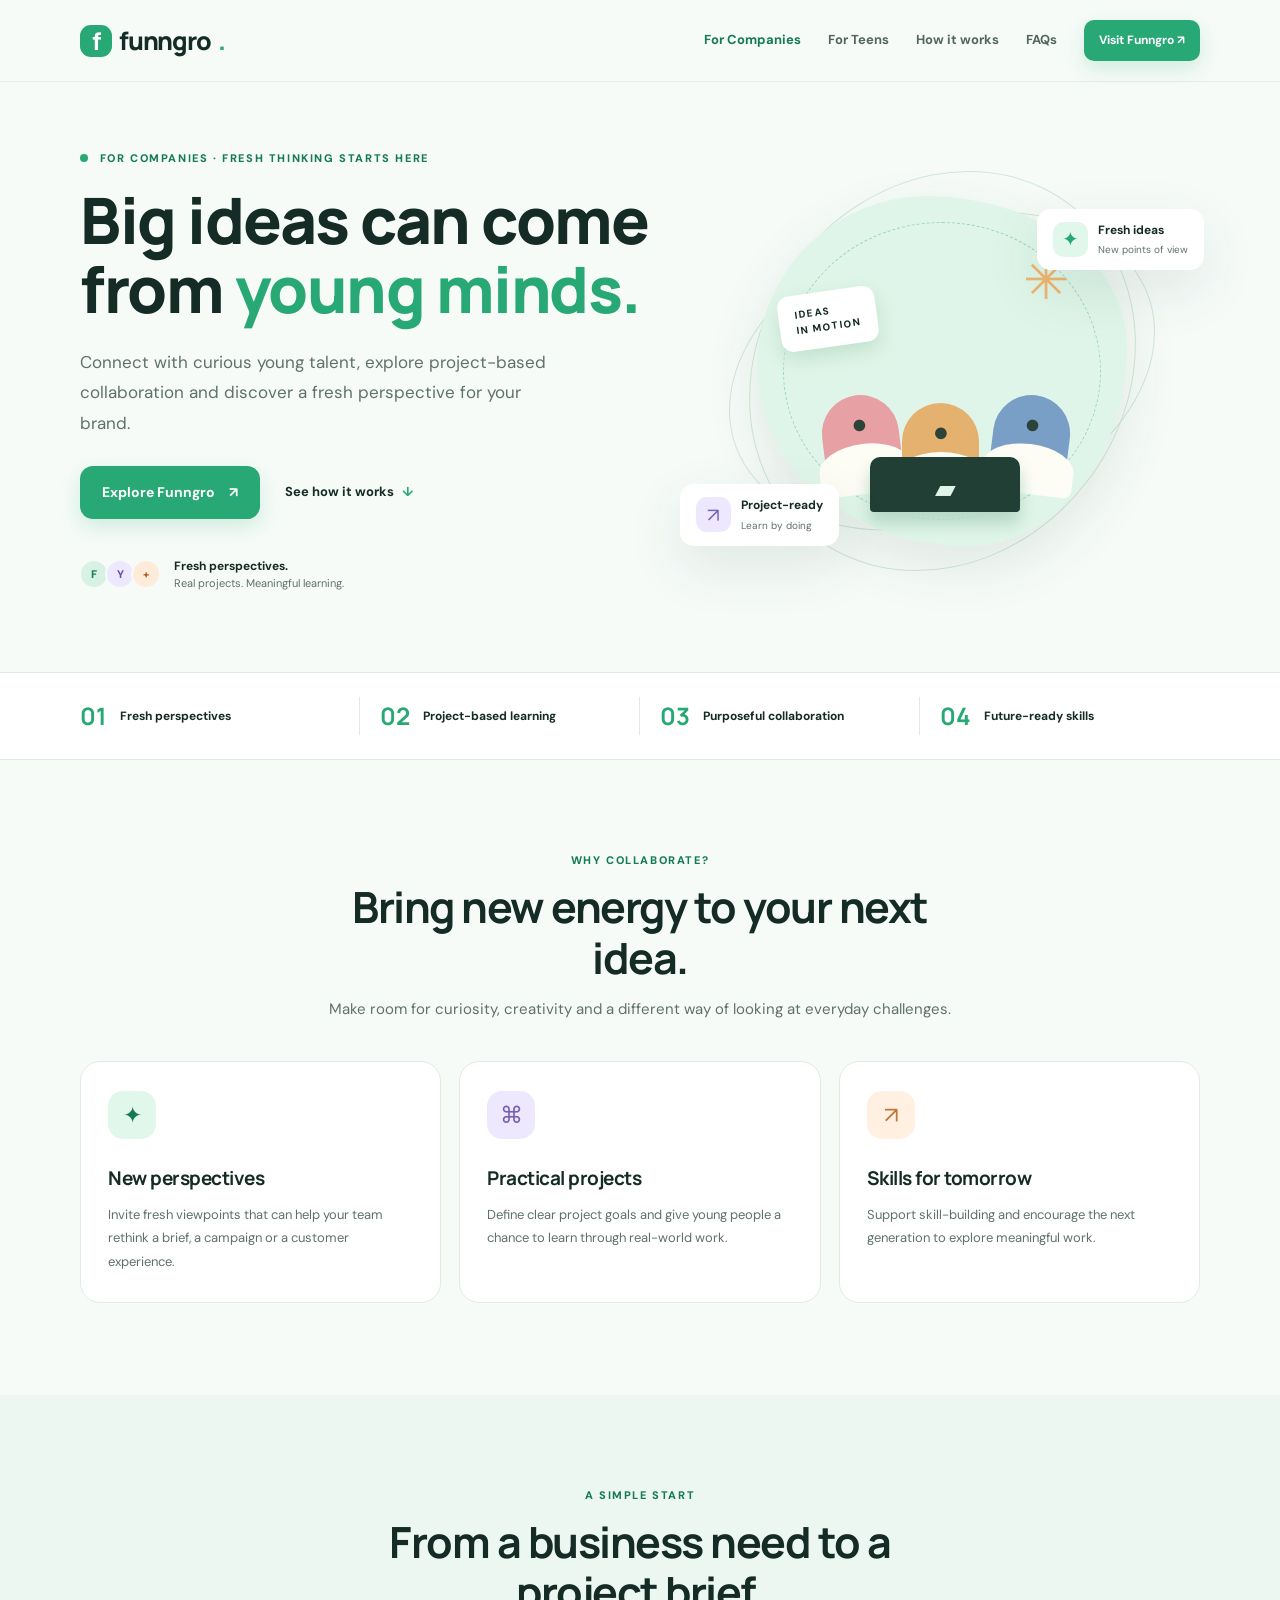
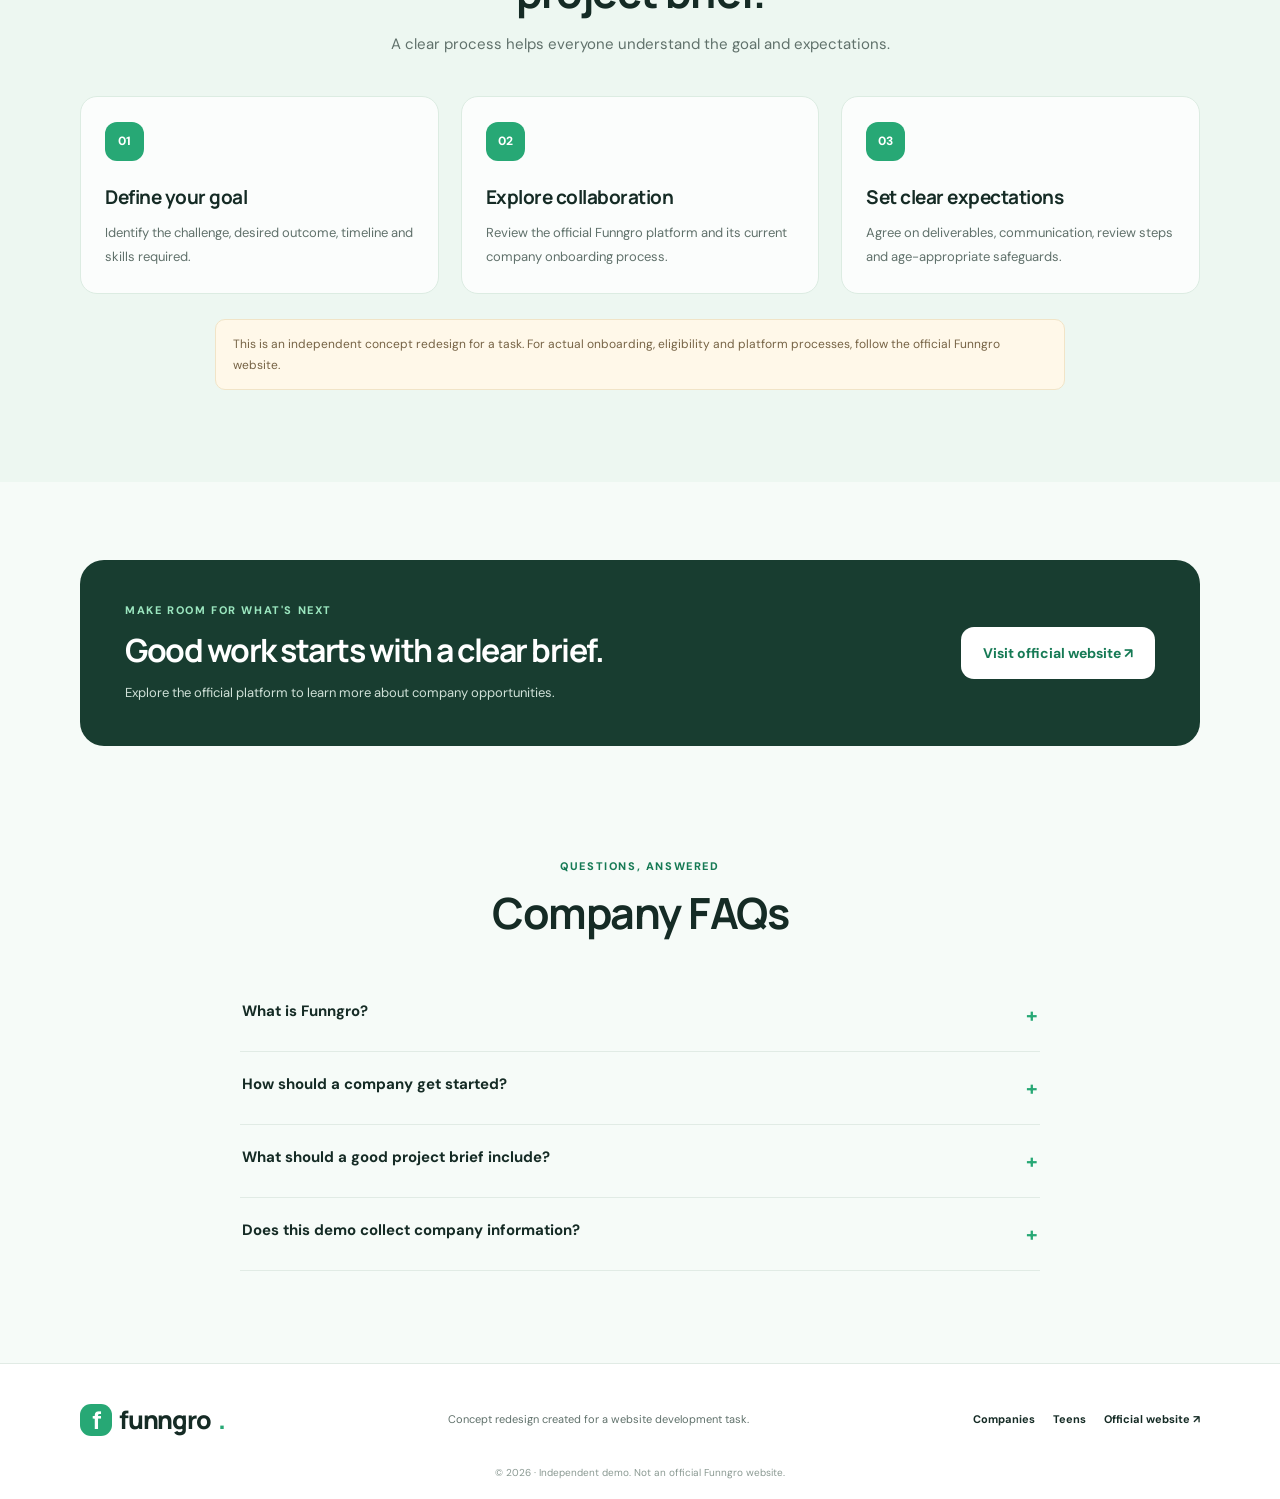
<file: index.html>
<!doctype html>
<html lang="en">
<head>
  <meta charset="utf-8">
  <meta name="viewport" content="width=device-width, initial-scale=1">
  <title>For Companies | Find Young Talent & Fresh Ideas | Funngro</title>
  <meta name="description" content="Discover how companies can connect with young talent, collaborate on projects and bring fresh ideas to their business with Funngro.">
  <meta name="robots" content="index,follow">
  <link rel="canonical" href="https://YOUR-USERNAME.github.io/funngro-website-revamp/">
  <meta property="og:type" content="website">
  <meta property="og:title" content="For Companies | Funngro">
  <meta property="og:description" content="Connect your company with curious young talent and fresh perspectives.">
  <meta property="og:url" content="https://YOUR-USERNAME.github.io/funngro-website-revamp/">
  <meta name="theme-color" content="#f6fbf8">
  <link rel="stylesheet" href="assets/styles.css">
  <script type="application/ld+json">
  {"@context":"https://schema.org","@type":"Organization","name":"Funngro","url":"https://www.funngro.com/","description":"A platform connecting young people with companies and project opportunities."}
  </script>
</head>
<body>
<header class="site-header">
  <a class="logo" href="index.html" aria-label="Funngro home"><span class="logo-mark">f</span> funngro<span class="dot">.</span></a>
  <button class="menu-toggle" aria-expanded="false" aria-controls="main-nav">☰ <span class="sr-only">Open navigation</span></button>
  <nav id="main-nav" class="nav">
    <a class="active" href="index.html">For Companies</a>
    <a href="teen.html">For Teens</a>
    <a href="#how-it-works">How it works</a>
    <a href="#faq">FAQs</a>
    <a class="button button-small" href="https://www.funngro.com/" target="_blank" rel="noopener noreferrer">Visit Funngro ↗</a>
  </nav>
</header>
<main>
  <section class="hero container">
    <div class="hero-copy">
      <p class="eyebrow"><span class="eyebrow-dot"></span> FOR COMPANIES · FRESH THINKING STARTS HERE</p>
      <h1>Big ideas can come from <span class="highlight">young minds.</span></h1>
      <p class="hero-lead">Connect with curious young talent, explore project-based collaboration and discover a fresh perspective for your brand.</p>
      <div class="hero-actions">
        <a class="button" href="https://www.funngro.com/" target="_blank" rel="noopener noreferrer">Explore Funngro <span>↗</span></a>
        <a class="text-link" href="#how-it-works">See how it works <span>↓</span></a>
      </div>
      <div class="trust-row"><span class="avatar-stack"><i>F</i><i>Y</i><i>+</i></span><span><strong>Fresh perspectives.</strong><br>Real projects. Meaningful learning.</span></div>
    </div>
    <div class="hero-art" aria-label="Illustration representing a team collaborating on ideas" role="img">
      <div class="art-orbit orbit-one"></div><div class="art-orbit orbit-two"></div>
      <div class="art-card card-top"><span class="mini-icon">✦</span><span><b>Fresh ideas</b><small>New points of view</small></span></div>
      <div class="art-main"><div class="art-sun">✳</div><div class="art-figure figure-one">●<span></span></div><div class="art-figure figure-two">●<span></span></div><div class="art-figure figure-three">●<span></span></div><div class="art-laptop">▰</div><div class="art-note">IDEAS<br>IN MOTION</div></div>
      <div class="art-card card-bottom"><span class="mini-icon">↗</span><span><b>Project-ready</b><small>Learn by doing</small></span></div>
    </div>
  </section>
  <section class="proof-strip"><div class="container proof-grid"><div><strong>01</strong><span>Fresh perspectives</span></div><div><strong>02</strong><span>Project-based learning</span></div><div><strong>03</strong><span>Purposeful collaboration</span></div><div><strong>04</strong><span>Future-ready skills</span></div></div></section>
  <section class="section container">
    <div class="section-heading"><p class="eyebrow">WHY COLLABORATE?</p><h2>Bring new energy to your next idea.</h2><p>Make room for curiosity, creativity and a different way of looking at everyday challenges.</p></div>
    <div class="feature-grid">
      <article class="feature-card"><span class="feature-icon mint">✦</span><h3>New perspectives</h3><p>Invite fresh viewpoints that can help your team rethink a brief, a campaign or a customer experience.</p></article>
      <article class="feature-card"><span class="feature-icon lilac">⌘</span><h3>Practical projects</h3><p>Define clear project goals and give young people a chance to learn through real-world work.</p></article>
      <article class="feature-card"><span class="feature-icon peach">↗</span><h3>Skills for tomorrow</h3><p>Support skill-building and encourage the next generation to explore meaningful work.</p></article>
    </div>
  </section>
  <section id="how-it-works" class="section process-section"><div class="container">
    <div class="section-heading"><p class="eyebrow">A SIMPLE START</p><h2>From a business need to a project brief.</h2><p>A clear process helps everyone understand the goal and expectations.</p></div>
    <div class="steps-grid"><article><span>01</span><h3>Define your goal</h3><p>Identify the challenge, desired outcome, timeline and skills required.</p></article><article><span>02</span><h3>Explore collaboration</h3><p>Review the official Funngro platform and its current company onboarding process.</p></article><article><span>03</span><h3>Set clear expectations</h3><p>Agree on deliverables, communication, review steps and age-appropriate safeguards.</p></article></div>
    <p class="note">This is an independent concept redesign for a task. For actual onboarding, eligibility and platform processes, follow the official Funngro website.</p>
  </div></section>
  <section class="cta-section container"><div><p class="eyebrow">MAKE ROOM FOR WHAT'S NEXT</p><h2>Good work starts with a clear brief.</h2><p>Explore the official platform to learn more about company opportunities.</p></div><a class="button button-light" href="https://www.funngro.com/" target="_blank" rel="noopener noreferrer">Visit official website ↗</a></section>
  <section id="faq" class="section container"><div class="section-heading"><p class="eyebrow">QUESTIONS, ANSWERED</p><h2>Company FAQs</h2></div>
    <div class="faq-list">
      <details><summary>What is Funngro?</summary><p>Funngro describes itself as a platform connecting young people with companies and project opportunities. Visit its official website for the latest details.</p></details>
      <details><summary>How should a company get started?</summary><p>Use the official Funngro website and follow the current company registration or contact process shown there.</p></details>
      <details><summary>What should a good project brief include?</summary><p>Include the objective, scope, deliverables, deadline, required skills, review process and contact person. Avoid sharing confidential data unnecessarily.</p></details>
      <details><summary>Does this demo collect company information?</summary><p>No. This two-page concept is a static front-end demo and does not submit or store forms.</p></details>
    </div>
  </section>
</main>
<footer class="footer"><div class="container footer-inner"><a class="logo" href="index.html"><span class="logo-mark">f</span> funngro<span class="dot">.</span></a><p>Concept redesign created for a website development task.</p><div><a href="index.html">Companies</a><a href="teen.html">Teens</a><a href="https://www.funngro.com/" target="_blank" rel="noopener noreferrer">Official website ↗</a></div></div><p class="copyright">© 2026 · Independent demo. Not an official Funngro website.</p></footer>
<script src="assets/script.js" defer></script>
</body>
</html>
</file>
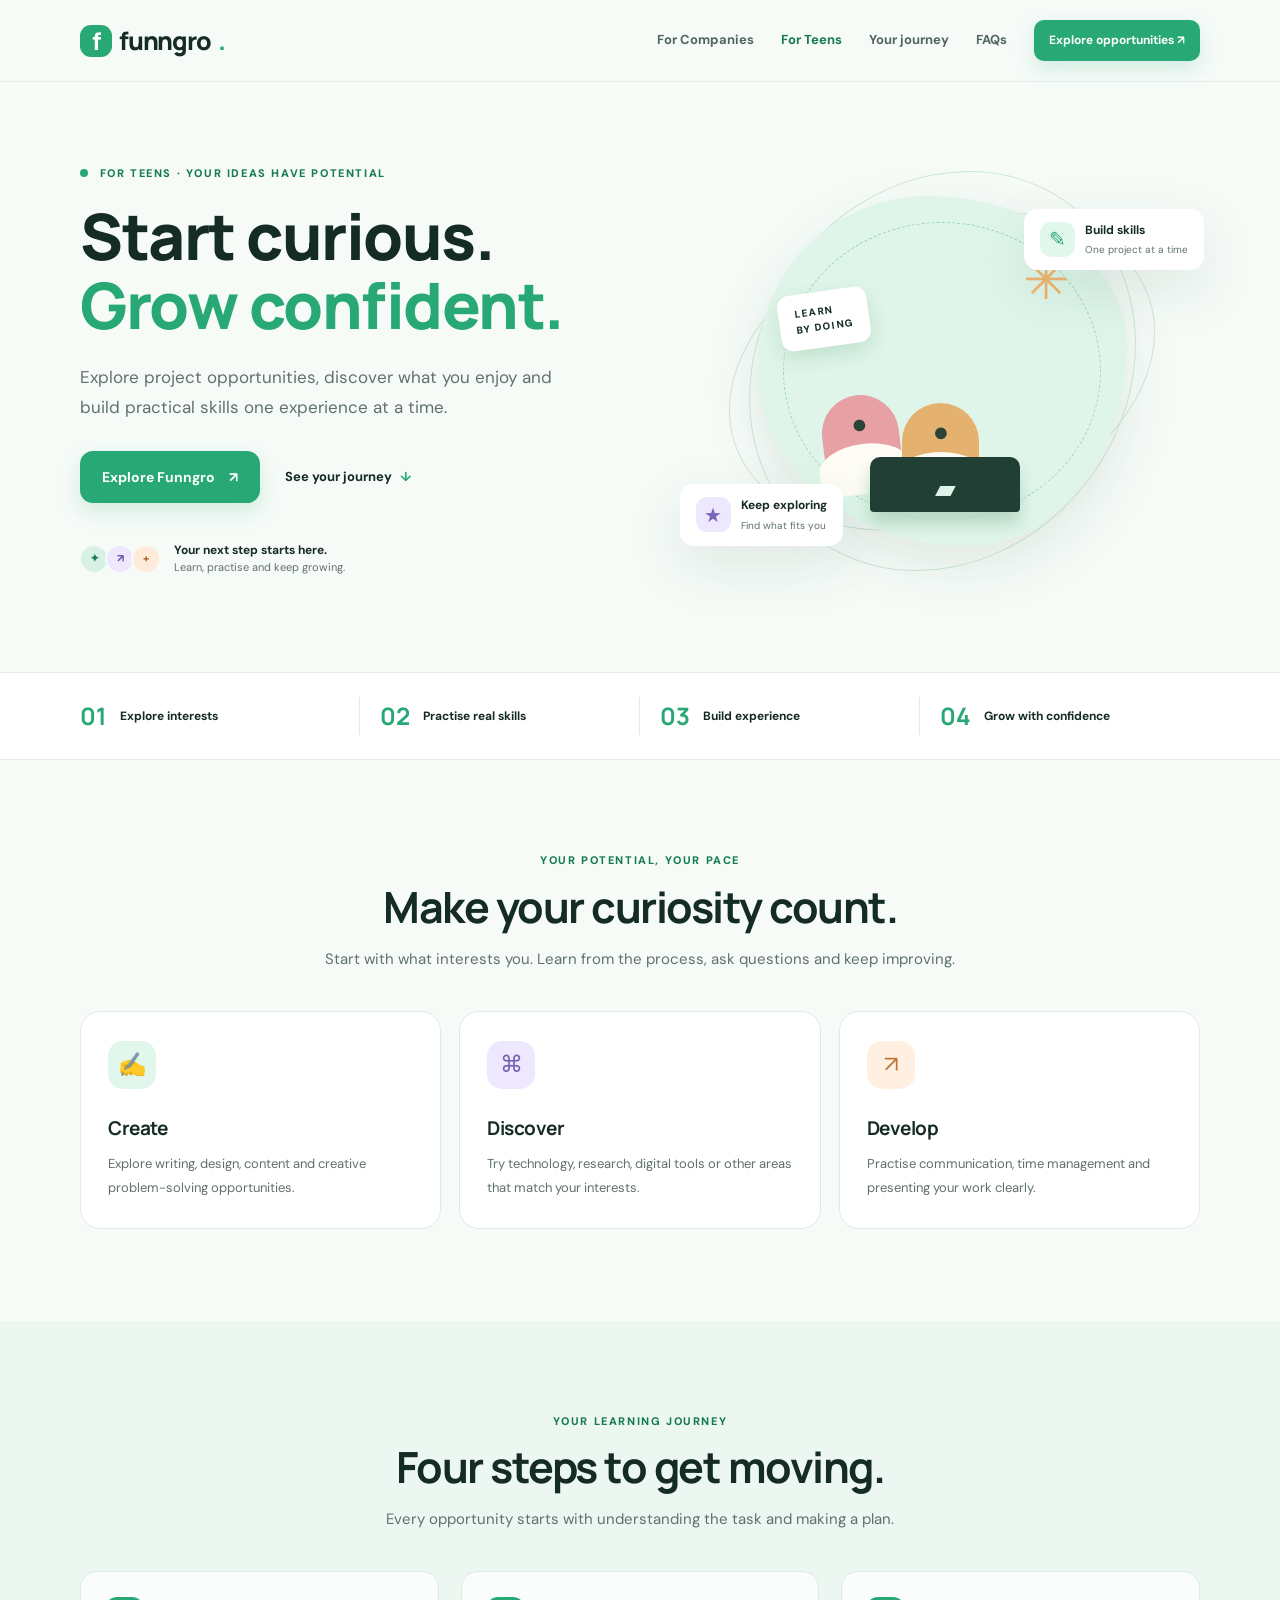
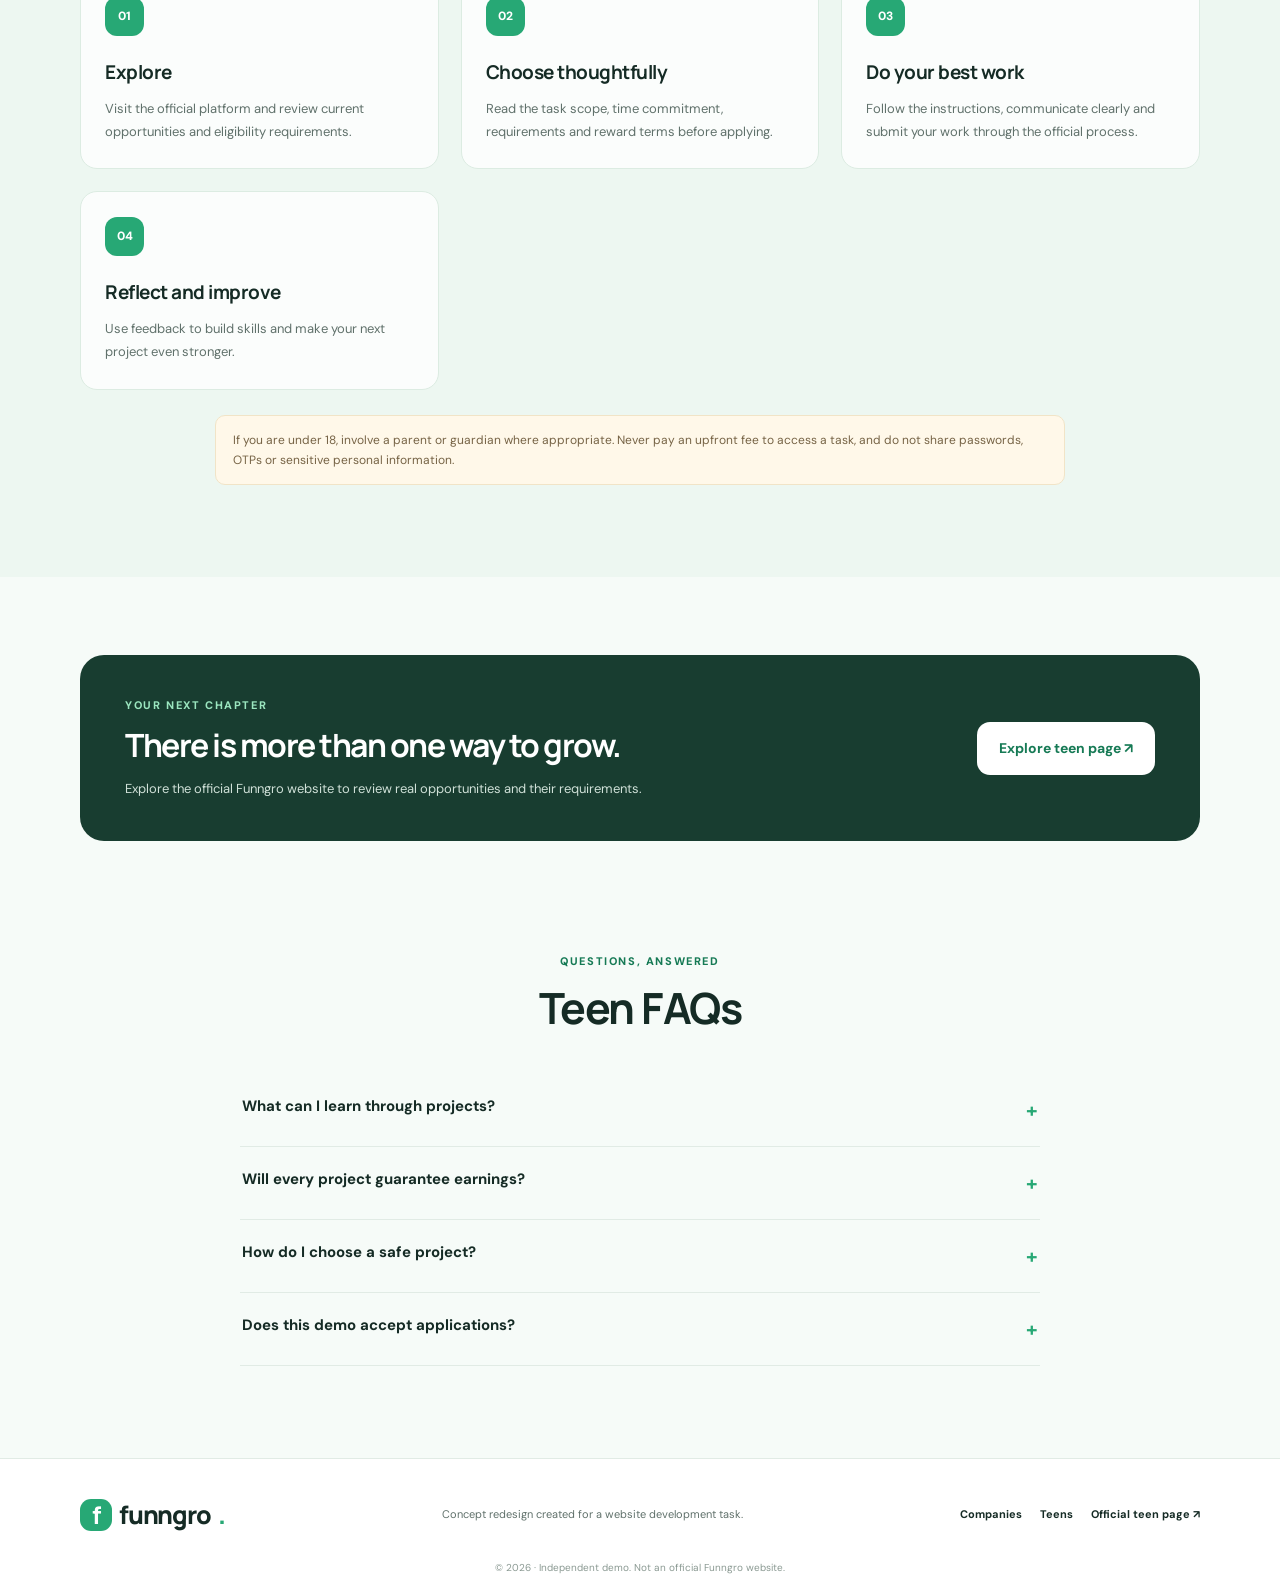
<file: teen.html>
<!doctype html>
<html lang="en">
<head>
  <meta charset="utf-8">
  <meta name="viewport" content="width=device-width, initial-scale=1">
  <title>For Teens | Learn Skills Through Projects | Funngro</title>
  <meta name="description" content="Explore how young people can discover project opportunities, build practical skills and learn through real-world experiences with Funngro.">
  <meta name="robots" content="index,follow">
  <link rel="canonical" href="https://YOUR-USERNAME.github.io/funngro-website-revamp/teen.html">
  <meta property="og:type" content="website">
  <meta property="og:title" content="For Teens | Funngro">
  <meta property="og:description" content="Turn curiosity into skills with project-based learning and opportunities.">
  <meta property="og:url" content="https://YOUR-USERNAME.github.io/funngro-website-revamp/teen.html">
  <meta name="theme-color" content="#f6fbf8">
  <link rel="stylesheet" href="assets/styles.css">
</head>
<body>
<header class="site-header">
  <a class="logo" href="index.html" aria-label="Funngro home"><span class="logo-mark">f</span> funngro<span class="dot">.</span></a>
  <button class="menu-toggle" aria-expanded="false" aria-controls="main-nav">☰ <span class="sr-only">Open navigation</span></button>
  <nav id="main-nav" class="nav">
    <a href="index.html">For Companies</a><a class="active" href="teen.html">For Teens</a><a href="#journey">Your journey</a><a href="#faq">FAQs</a>
    <a class="button button-small" href="https://www.funngro.com/teen" target="_blank" rel="noopener noreferrer">Explore opportunities ↗</a>
  </nav>
</header>
<main>
  <section class="hero teen-hero container">
    <div class="hero-copy">
      <p class="eyebrow"><span class="eyebrow-dot"></span> FOR TEENS · YOUR IDEAS HAVE POTENTIAL</p>
      <h1>Start curious. <span class="highlight">Grow confident.</span></h1>
      <p class="hero-lead">Explore project opportunities, discover what you enjoy and build practical skills one experience at a time.</p>
      <div class="hero-actions"><a class="button" href="https://www.funngro.com/teen" target="_blank" rel="noopener noreferrer">Explore Funngro <span>↗</span></a><a class="text-link" href="#journey">See your journey <span>↓</span></a></div>
      <div class="trust-row"><span class="avatar-stack"><i>✦</i><i>↗</i><i>+</i></span><span><strong>Your next step starts here.</strong><br>Learn, practise and keep growing.</span></div>
    </div>
    <div class="hero-art teen-art" role="img" aria-label="Illustration representing learning, creativity and personal growth"><div class="art-orbit orbit-one"></div><div class="art-orbit orbit-two"></div><div class="art-card card-top"><span class="mini-icon">✎</span><span><b>Build skills</b><small>One project at a time</small></span></div><div class="art-main"><div class="art-sun">✳</div><div class="growth-plant">✦<span>✦</span><i></i></div><div class="art-figure figure-one">●<span></span></div><div class="art-figure figure-two">●<span></span></div><div class="art-laptop">▰</div><div class="art-note">LEARN<br>BY DOING</div></div><div class="art-card card-bottom"><span class="mini-icon">★</span><span><b>Keep exploring</b><small>Find what fits you</small></span></div></div>
  </section>
  <section class="proof-strip"><div class="container proof-grid"><div><strong>01</strong><span>Explore interests</span></div><div><strong>02</strong><span>Practise real skills</span></div><div><strong>03</strong><span>Build experience</span></div><div><strong>04</strong><span>Grow with confidence</span></div></div></section>
  <section class="section container"><div class="section-heading"><p class="eyebrow">YOUR POTENTIAL, YOUR PACE</p><h2>Make your curiosity count.</h2><p>Start with what interests you. Learn from the process, ask questions and keep improving.</p></div>
    <div class="feature-grid"><article class="feature-card"><span class="feature-icon mint">✍</span><h3>Create</h3><p>Explore writing, design, content and creative problem-solving opportunities.</p></article><article class="feature-card"><span class="feature-icon lilac">⌘</span><h3>Discover</h3><p>Try technology, research, digital tools or other areas that match your interests.</p></article><article class="feature-card"><span class="feature-icon peach">↗</span><h3>Develop</h3><p>Practise communication, time management and presenting your work clearly.</p></article></div>
  </section>
  <section id="journey" class="section process-section"><div class="container"><div class="section-heading"><p class="eyebrow">YOUR LEARNING JOURNEY</p><h2>Four steps to get moving.</h2><p>Every opportunity starts with understanding the task and making a plan.</p></div>
    <div class="steps-grid"><article><span>01</span><h3>Explore</h3><p>Visit the official platform and review current opportunities and eligibility requirements.</p></article><article><span>02</span><h3>Choose thoughtfully</h3><p>Read the task scope, time commitment, requirements and reward terms before applying.</p></article><article><span>03</span><h3>Do your best work</h3><p>Follow the instructions, communicate clearly and submit your work through the official process.</p></article><article><span>04</span><h3>Reflect and improve</h3><p>Use feedback to build skills and make your next project even stronger.</p></article></div>
    <p class="note">If you are under 18, involve a parent or guardian where appropriate. Never pay an upfront fee to access a task, and do not share passwords, OTPs or sensitive personal information.</p>
  </div></section>
  <section class="cta-section container"><div><p class="eyebrow">YOUR NEXT CHAPTER</p><h2>There is more than one way to grow.</h2><p>Explore the official Funngro website to review real opportunities and their requirements.</p></div><a class="button button-light" href="https://www.funngro.com/teen" target="_blank" rel="noopener noreferrer">Explore teen page ↗</a></section>
  <section id="faq" class="section container"><div class="section-heading"><p class="eyebrow">QUESTIONS, ANSWERED</p><h2>Teen FAQs</h2></div><div class="faq-list">
    <details><summary>What can I learn through projects?</summary><p>Depending on available opportunities, projects may help you practise creativity, communication, research, digital tools and other practical skills.</p></details>
    <details><summary>Will every project guarantee earnings?</summary><p>No. Read each opportunity's eligibility, acceptance, completion and reward conditions carefully. Never assume payment is guaranteed before checking the terms.</p></details>
    <details><summary>How do I choose a safe project?</summary><p>Use official platform channels, check the task details, avoid upfront payments and never share your password or OTP. Ask a parent or guardian for help when needed.</p></details>
    <details><summary>Does this demo accept applications?</summary><p>No. This is a static design concept and does not collect personal information or process applications.</p></details>
  </div></section>
</main>
<footer class="footer"><div class="container footer-inner"><a class="logo" href="index.html"><span class="logo-mark">f</span> funngro<span class="dot">.</span></a><p>Concept redesign created for a website development task.</p><div><a href="index.html">Companies</a><a href="teen.html">Teens</a><a href="https://www.funngro.com/teen" target="_blank" rel="noopener noreferrer">Official teen page ↗</a></div></div><p class="copyright">© 2026 · Independent demo. Not an official Funngro website.</p></footer>
<script src="assets/script.js" defer></script>
</body>
</html>
</file>
<file: assets/styles.css>
@import url('https://fonts.googleapis.com/css2?family=DM+Sans:wght@400;500;600;700&family=Manrope:wght@400;500;600;700;800&display=swap');
:root{--ink:#152b25;--muted:#60716b;--green:#27a875;--green-dark:#167a55;--mint:#e1f7ec;--paper:#f6fbf8;--white:#fff;--line:#e1ebe5;--lilac:#eee8ff;--peach:#fff0e2;--shadow:0 20px 55px rgba(25,65,48,.10)}
*{box-sizing:border-box}html{scroll-behavior:smooth;scroll-padding-top:90px}body{margin:0;background:var(--paper);color:var(--ink);font-family:'DM Sans',Arial,sans-serif;line-height:1.6}a{color:inherit;text-decoration:none}.container{width:min(1120px,calc(100% - 44px));margin-inline:auto}.site-header{height:82px;display:flex;align-items:center;justify-content:space-between;padding:0 max(22px,calc((100vw - 1120px)/2));background:rgba(246,251,248,.92);border-bottom:1px solid rgba(225,235,229,.8);position:sticky;top:0;z-index:10;backdrop-filter:blur(14px)}.logo{display:inline-flex;align-items:center;gap:7px;font-family:Manrope,sans-serif;font-size:25px;font-weight:800;letter-spacing:-1.2px}.logo-mark{width:32px;height:32px;display:grid;place-items:center;border-radius:11px;background:var(--green);color:#fff;font-size:24px;line-height:1}.dot{color:var(--green)}.nav{display:flex;align-items:center;gap:27px;font-size:13px;font-weight:700}.nav>a:not(.button){color:#52665e}.nav>a.active,.nav>a:hover{color:var(--green-dark)}.button{display:inline-flex;align-items:center;justify-content:center;gap:14px;background:var(--green);color:white;padding:15px 22px;border-radius:13px;font-size:14px;font-weight:700;box-shadow:0 8px 20px rgba(39,168,117,.18);transition:transform .2s,background .2s}.button:hover{transform:translateY(-2px);background:var(--green-dark)}.button-small{padding:11px 15px;border-radius:10px;font-size:12px}.menu-toggle{display:none;background:transparent;border:0;font-size:26px;color:var(--ink)}.hero{min-height:590px;display:grid;grid-template-columns:1.05fr .95fr;align-items:center;gap:35px;padding-block:62px 75px}.hero-copy{max-width:570px}.eyebrow{font-size:11px;letter-spacing:1.6px;font-weight:800;color:var(--green-dark);margin:0 0 18px}.eyebrow-dot{display:inline-block;width:8px;height:8px;border-radius:50%;background:var(--green);margin-right:7px}h1,h2,h3,p{margin-top:0}h1,h2,h3{font-family:Manrope,'DM Sans',sans-serif;letter-spacing:-1.5px}h1{font-size:clamp(43px,5vw,66px);line-height:1.08;margin-bottom:23px;font-weight:800}h2{font-size:clamp(30px,3.6vw,43px);line-height:1.18;margin-bottom:14px}h3{font-size:19px;letter-spacing:-.5px;margin-bottom:9px}.highlight{color:var(--green)}.hero-lead{font-size:17px;line-height:1.8;color:var(--muted);max-width:495px}.hero-actions{display:flex;align-items:center;gap:25px;margin-top:28px}.text-link{font-size:13px;font-weight:700;color:var(--ink)}.text-link span{color:var(--green);margin-left:5px}.trust-row{display:flex;align-items:center;gap:13px;margin-top:38px;color:var(--muted);font-size:11px;line-height:1.5}.trust-row strong{color:var(--ink);font-size:12px}.avatar-stack{display:flex;padding-left:3px}.avatar-stack i{display:grid;place-items:center;width:30px;height:30px;border:2px solid var(--paper);border-radius:50%;background:#d7f2e5;color:var(--green-dark);font-style:normal;font-weight:800;margin-left:-4px}.avatar-stack i:nth-child(2){background:#eee8ff;color:#6551a4}.avatar-stack i:nth-child(3){background:#ffebd9;color:#a85e27}.hero-art{min-height:410px;position:relative;display:grid;place-items:center}.art-main{width:min(370px,90%);height:350px;background:#dff5e9;border-radius:46% 54% 43% 57%/49% 43% 57% 51%;position:relative;overflow:hidden;box-shadow:var(--shadow)}.art-main:before{content:"";position:absolute;inset:26px;border:1px dashed rgba(39,168,117,.4);border-radius:50%}.art-orbit{position:absolute;border:1px solid #cfe7d9;border-radius:50%;transform:rotate(-20deg)}.orbit-one{width:440px;height:300px}.orbit-two{width:365px;height:420px;transform:rotate(38deg)}.art-sun{position:absolute;right:58px;top:40px;font-size:55px;color:#efb56f}.art-figure{position:absolute;width:77px;height:95px;border-radius:45px 45px 18px 18px;background:#f5b17c;bottom:56px;display:grid;place-items:start center;padding-top:7px;color:#2c4338;font-size:27px}.art-figure span{position:absolute;width:92px;height:50px;border-radius:50% 50% 8px 8px;bottom:-4px;background:#fdfcf5}.figure-one{left:66px;transform:rotate(-7deg);background:#e7a1a4}.figure-two{left:145px;bottom:48px;background:#e5b16f;z-index:2}.figure-three{right:58px;transform:rotate(7deg);background:#7a9fc7}.art-laptop{position:absolute;z-index:3;left:113px;bottom:34px;width:150px;height:55px;border-radius:10px 10px 4px 4px;background:#213f35;color:#dff5e9;text-align:center;padding-top:10px;font-size:27px;box-shadow:0 12px 16px #b7d8c5}.art-note{position:absolute;left:22px;top:95px;background:#fff;border-radius:12px;padding:12px 16px;font-size:10px;font-weight:800;letter-spacing:1.4px;line-height:1.6;transform:rotate(-8deg);box-shadow:0 8px 20px #c1e0ce}.art-card{position:absolute;z-index:4;display:flex;align-items:center;gap:10px;padding:12px 16px;border-radius:14px;background:white;box-shadow:var(--shadow);font-size:12px}.art-card b,.art-card small{display:block}.art-card small{font-size:10px;color:var(--muted);margin-top:2px}.card-top{top:43px;right:-4px}.card-bottom{bottom:30px;left:-5px}.mini-icon{display:grid;place-items:center;width:35px;height:35px;border-radius:11px;background:var(--mint);color:var(--green);font-size:20px}.card-bottom .mini-icon{background:var(--lilac);color:#7964bb}.proof-strip{background:#fff;border-block:1px solid var(--line)}.proof-grid{display:grid;grid-template-columns:repeat(4,1fr);padding-block:24px}.proof-grid div{display:flex;align-items:center;gap:13px;padding-left:20px;border-right:1px solid var(--line)}.proof-grid div:first-child{padding-left:0}.proof-grid div:last-child{border:0}.proof-grid strong{font-family:Manrope,sans-serif;color:var(--green);font-size:24px}.proof-grid span{font-size:12px;font-weight:700}.section{padding-block:92px}.section-heading{text-align:center;max-width:650px;margin:0 auto 40px}.section-heading .eyebrow{margin-bottom:12px}.section-heading>p:last-child{color:var(--muted);font-size:15px}.feature-grid{display:grid;grid-template-columns:repeat(3,1fr);gap:18px}.feature-card{background:#fff;border:1px solid var(--line);border-radius:20px;padding:29px 27px;transition:transform .2s,box-shadow .2s}.feature-card:hover{transform:translateY(-4px);box-shadow:var(--shadow)}.feature-icon{display:grid;place-items:center;width:48px;height:48px;border-radius:15px;font-size:23px;margin-bottom:24px}.mint{background:var(--mint);color:var(--green-dark)}.lilac{background:var(--lilac);color:#7560b1}.peach{background:var(--peach);color:#bd7636}.feature-card p,.steps-grid p{font-size:13px;color:var(--muted);line-height:1.8;margin-bottom:0}.process-section{background:#edf7f1}.steps-grid{display:grid;grid-template-columns:repeat(3,1fr);gap:22px}.steps-grid article{padding:25px 24px;border-radius:17px;background:rgba(255,255,255,.8);border:1px solid #dcece2}.steps-grid article>span{display:grid;place-items:center;width:39px;height:39px;border-radius:12px;background:var(--green);color:white;font-weight:800;font-size:12px;margin-bottom:21px}.note{max-width:850px;margin:25px auto 0;padding:14px 17px;background:#fff8e9;border:1px solid #f1e4c7;border-radius:10px;color:#766345;font-size:12px;line-height:1.7}.cta-section{margin-block:78px 20px;padding:42px 45px;background:#183d30;border-radius:24px;color:white;display:flex;align-items:center;justify-content:space-between;gap:28px}.cta-section .eyebrow{color:#9be6bf;margin-bottom:12px}.cta-section h2{font-size:32px;max-width:600px}.cta-section p:not(.eyebrow){color:#d0e1d8;font-size:13px;margin-bottom:0}.button-light{background:#fff;color:var(--green-dark);white-space:nowrap;box-shadow:none}.button-light:hover{background:#e8f8ef}.faq-list{max-width:800px;margin:auto}.faq-list details{padding:20px 2px;border-bottom:1px solid var(--line)}.faq-list summary{cursor:pointer;font-weight:700;font-size:15px;list-style:none;display:flex;justify-content:space-between;gap:20px}.faq-list summary:after{content:"+";font-size:20px;color:var(--green)}.faq-list details[open] summary:after{content:"−"}.faq-list details p{color:var(--muted);font-size:13px;line-height:1.8;margin:13px 25px 0 0}.footer{padding:36px 0 18px;background:#fff;border-top:1px solid var(--line)}.footer-inner{display:flex;align-items:center;justify-content:space-between;gap:22px}.footer-inner p{font-size:11px;color:var(--muted);margin:0}.footer-inner>div{display:flex;gap:18px;font-size:11px;font-weight:700}.copyright{text-align:center;color:#8a9992;font-size:10px;margin:25px 0 0}.sr-only{position:absolute;width:1px;height:1px;padding:0;margin:-1px;overflow:hidden;clip:rect(0,0,0,0);white-space:nowrap;border:0}
@media(max-width:850px){.site-header{height:72px}.menu-toggle{display:block}.nav{display:none;position:absolute;top:71px;left:0;right:0;padding:20px 24px 24px;background:#fff;border-bottom:1px solid var(--line);align-items:stretch;gap:18px;flex-direction:column}.nav.open{display:flex}.nav .button{align-self:flex-start}.hero{grid-template-columns:1fr;padding-block:58px 48px;gap:15px}.hero-copy{max-width:680px}.hero-art{min-height:380px}.proof-grid{grid-template-columns:repeat(2,1fr);gap:18px}.proof-grid div{border:0;padding-left:0}.section{padding-block:68px}.cta-section{margin-top:45px}.steps-grid{grid-template-columns:1fr 1fr}.footer-inner{flex-wrap:wrap}.footer-inner p{order:3;flex-basis:100%}}
@media(max-width:560px){.container{width:min(100% - 32px,1120px)}h1{font-size:44px}h2{font-size:31px}.hero-lead{font-size:15px}.hero-actions{gap:16px;flex-wrap:wrap}.hero-art{min-height:340px}.art-main{height:295px;width:290px}.art-card{padding:9px 11px}.card-top{right:-2px;top:24px}.card-bottom{left:-2px;bottom:15px}.art-figure{transform:scale(.85)}.figure-one{left:45px}.figure-two{left:112px}.figure-three{right:40px}.art-laptop{left:82px;width:135px}.art-note{left:9px;top:80px}.orbit-one{width:330px;height:245px}.orbit-two{width:300px;height:360px}.proof-grid{gap:18px 10px}.proof-grid strong{font-size:20px}.proof-grid span{font-size:11px}.feature-grid,.steps-grid{grid-template-columns:1fr}.feature-card{padding:25px}.section-heading{margin-bottom:28px}.cta-section{padding:30px 24px;display:block}.cta-section h2{font-size:29px}.cta-section .button{margin-top:23px}.footer-inner{align-items:flex-start}.footer-inner>div{flex-wrap:wrap}.footer-inner .logo{font-size:22px}}
</file>
